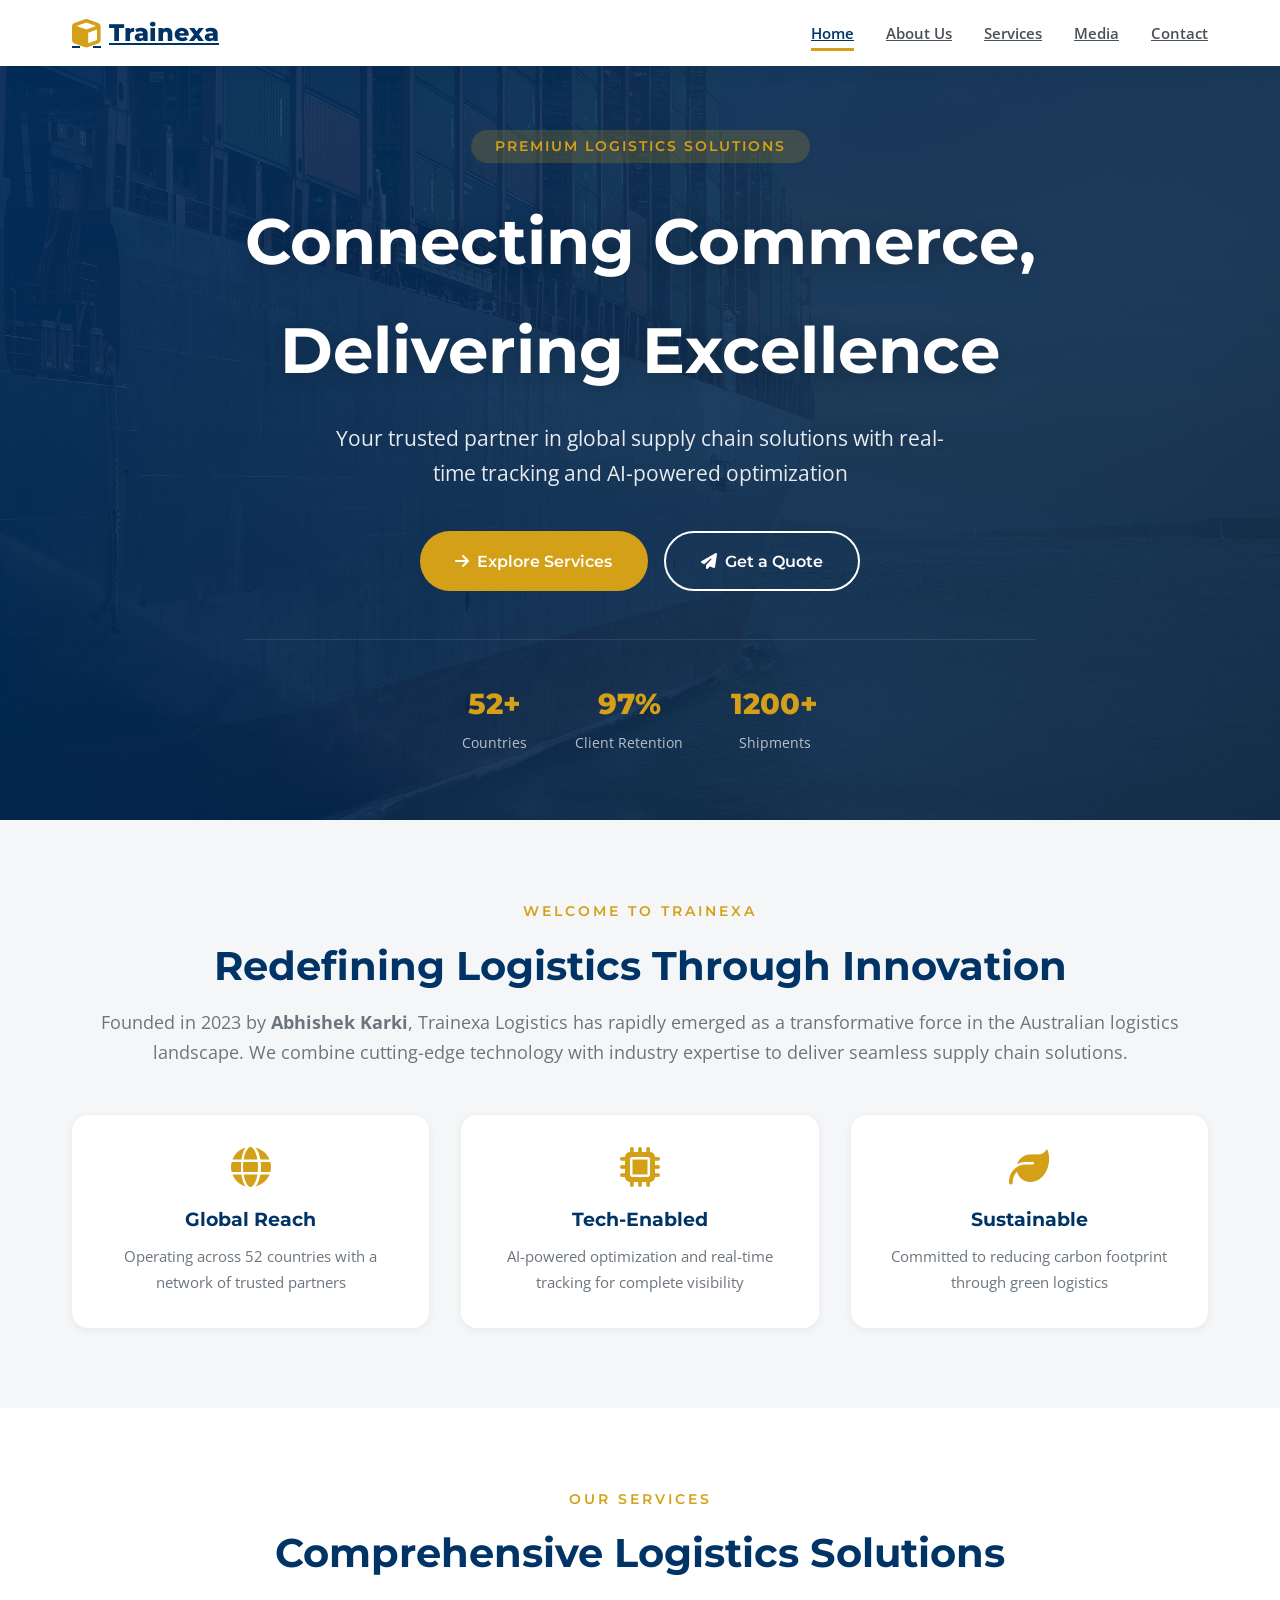
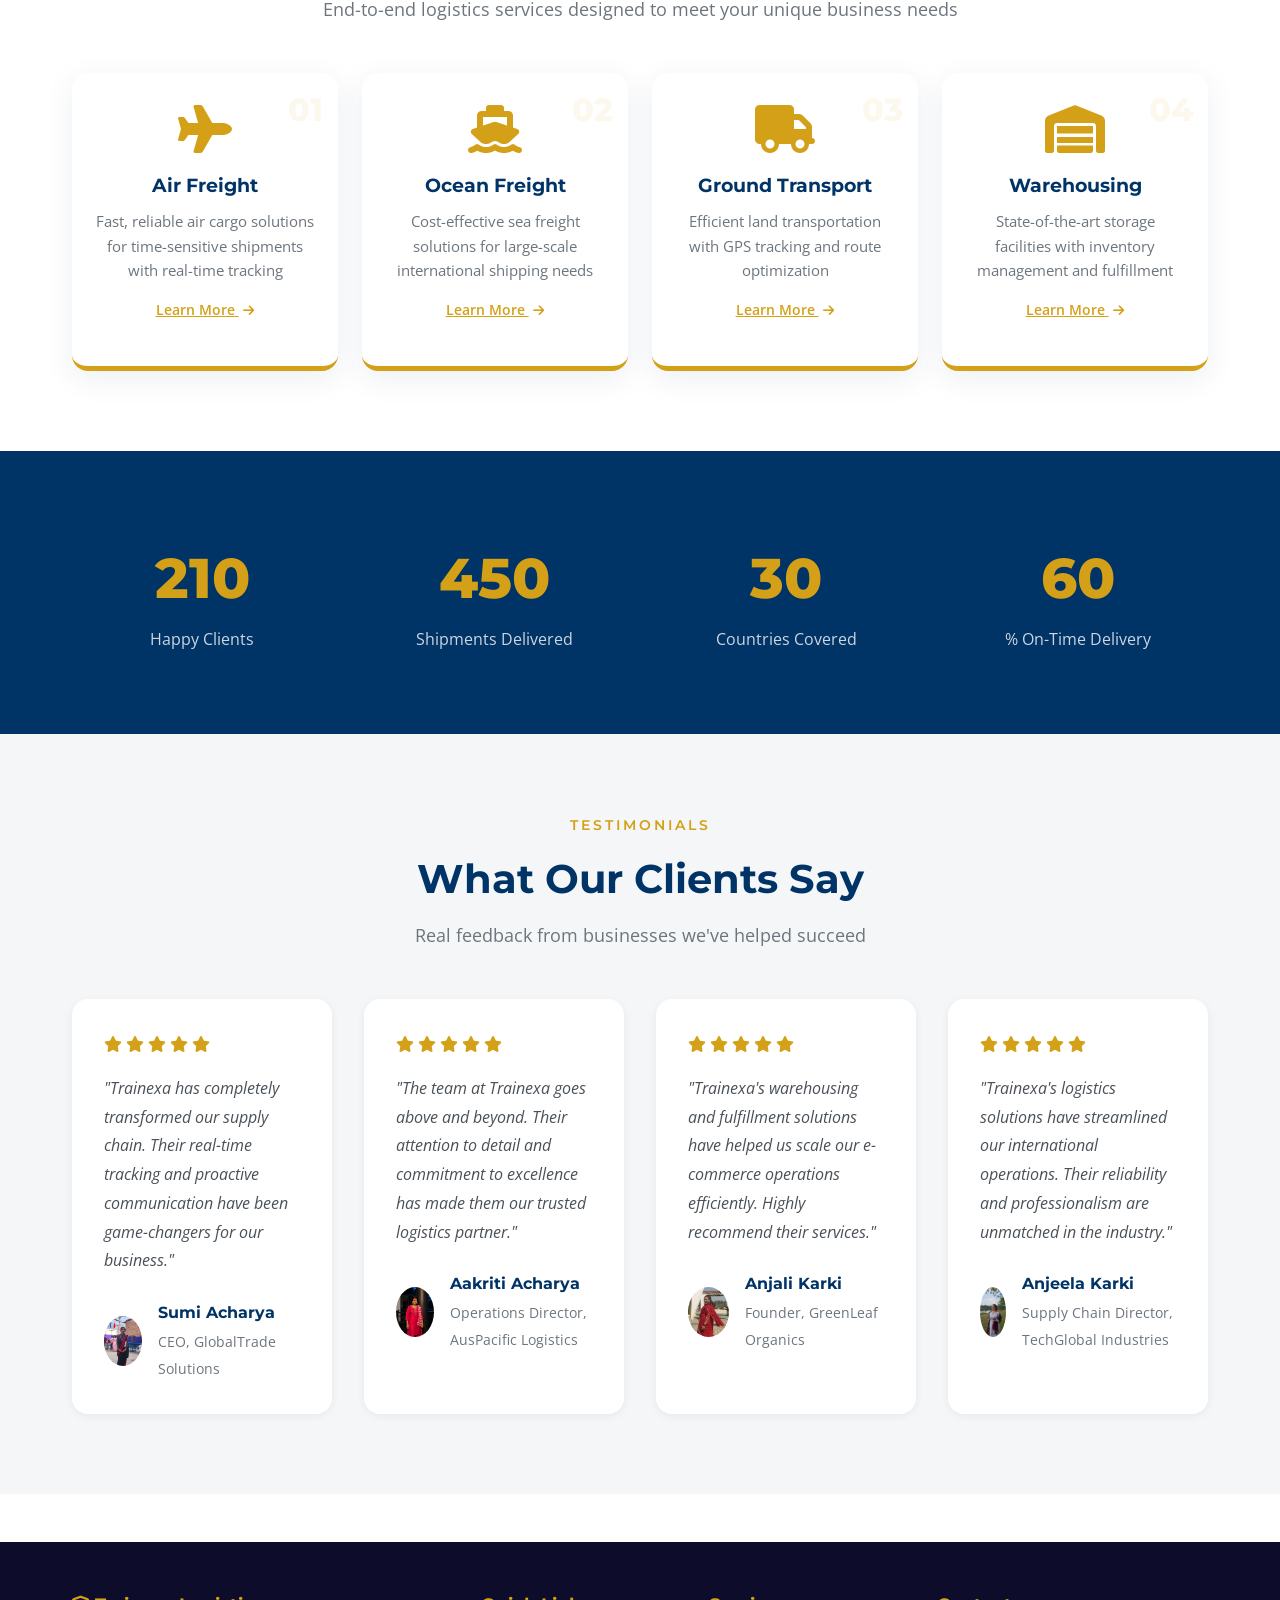
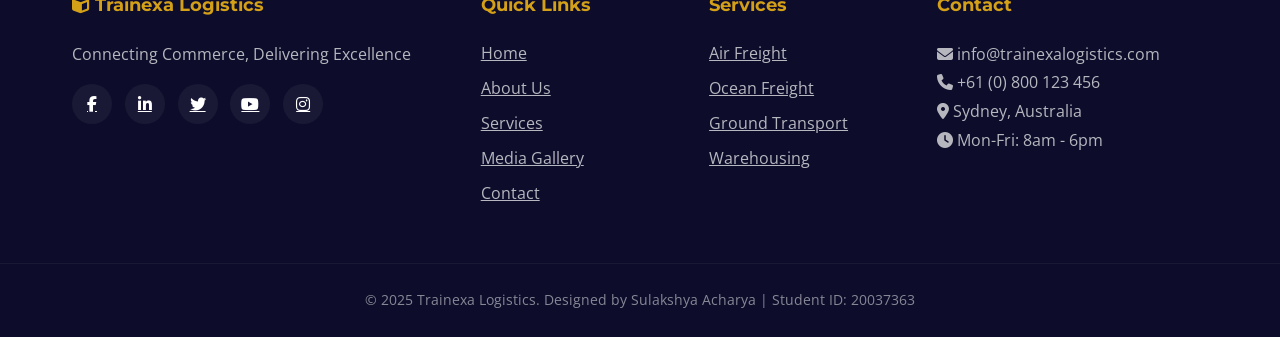
<file: index.html>
<!DOCTYPE html>
<html lang="en">
<head>
    <meta charset="UTF-8">
    <meta name="viewport" content="width=device-width, initial-scale=1.0">
    <title>Trainexa Logistics - Connecting Commerce, Delivering Excellence</title>
    <meta name="description" content="Trainexa Logistics - Premium logistics solutions in Sydney. Air freight, ocean freight, ground transportation, and warehousing services.">
    
    <!-- Google Fonts -->
    <link rel="preconnect" href="https://fonts.googleapis.com">
    <link rel="preconnect" href="https://fonts.gstatic.com" crossorigin>
    <link href="https://fonts.googleapis.com/css2?family=Montserrat:wght@400;600;700;800&family=Open+Sans:wght@300;400;600;700&display=swap" rel="stylesheet">
    
    <!-- Font Awesome Icons -->
    <link rel="stylesheet" href="https://cdnjs.cloudflare.com/ajax/libs/font-awesome/6.5.0/css/all.min.css">
    
    <!-- External CSS -->
    <link rel="stylesheet" href="css/styles.css">
</head>
<body>
    <!-- Skip Link for Accessibility -->
    <a href="#main-content" class="skip-link">Skip to main content</a>

    <!-- ==========================================
    HEADER / NAVIGATION
    ========================================== -->
    <header>
        <div class="header-container">
            <div class="logo">
                <a href="index.html">
                    <i class="fas fa-cube"></i>
                    <span>Trainexa</span>
                </a>
            </div>
            <nav aria-label="Main Navigation">
                <ul class="nav-menu">
                    <li><a href="index.html" class="active">Home</a></li>
                    <li><a href="about.html">About Us</a></li>
                    <li><a href="services.html">Services</a></li>
                    <li><a href="gallery.html">Media</a></li>
                    <li><a href="contact.html">Contact</a></li>
                </ul>
            </nav>
            <div class="hamburger">
                <span></span>
                <span></span>
                <span></span>
            </div>
        </div>
    </header>

    <!-- ==========================================
    MAIN CONTENT
    ========================================== -->
    <main id="main-content">
        
        <!-- HERO SECTION -->
        <section class="hero">
            <div class="hero-overlay"></div>
            <div class="hero-content">
                <span class="hero-badge">Premium Logistics Solutions</span>
                <h1>Connecting Commerce,<br>Delivering Excellence</h1>
                <p>Your trusted partner in global supply chain solutions with real-time tracking and AI-powered optimization</p>
                <div class="hero-buttons">
                    <a href="services.html" class="btn btn-primary">
                        <i class="fas fa-arrow-right"></i> Explore Services
                    </a>
                    <a href="contact.html" class="btn btn-secondary">
                        <i class="fas fa-paper-plane"></i> Get a Quote
                    </a>
                </div>
                <div class="hero-stats-mini">
                    <div class="mini-stat">
                        <span class="mini-stat-number">52+</span>
                        <span class="mini-stat-label">Countries</span>
                    </div>
                    <div class="mini-stat">
                        <span class="mini-stat-number">97%</span>
                        <span class="mini-stat-label">Client Retention</span>
                    </div>
                    <div class="mini-stat">
                        <span class="mini-stat-number">1200+</span>
                        <span class="mini-stat-label">Shipments</span>
                    </div>
                </div>
            </div>
        </section>

        <!-- INTRODUCTION SECTION -->
        <section class="intro-section section-padding">
            <div class="container">
                <span class="section-tag">Welcome to Trainexa</span>
                <h2 class="section-title">Redefining Logistics Through Innovation</h2>
                <p class="section-subtitle">
                    Founded in 2023 by <strong>Abhishek Karki</strong>, Trainexa Logistics has rapidly emerged as a transformative force in the Australian logistics landscape. 
                    We combine cutting-edge technology with industry expertise to deliver seamless supply chain solutions.
                </p>
                <div class="intro-features">
                    <div class="intro-feature">
                        <i class="fas fa-globe"></i>
                        <h3>Global Reach</h3>
                        <p>Operating across 52 countries with a network of trusted partners</p>
                    </div>
                    <div class="intro-feature">
                        <i class="fas fa-microchip"></i>
                        <h3>Tech-Enabled</h3>
                        <p>AI-powered optimization and real-time tracking for complete visibility</p>
                    </div>
                    <div class="intro-feature">
                        <i class="fas fa-leaf"></i>
                        <h3>Sustainable</h3>
                        <p>Committed to reducing carbon footprint through green logistics</p>
                    </div>
                </div>
            </div>
        </section>

        <!-- SERVICES PREVIEW -->
        <section class="services-preview section-padding">
            <div class="container">
                <span class="section-tag">Our Services</span>
                <h2 class="section-title">Comprehensive Logistics Solutions</h2>
                <p class="section-subtitle">End-to-end logistics services designed to meet your unique business needs</p>
                <div class="service-grid">
                    <div class="service-card">
                        <span class="card-number">01</span>
                        <i class="fas fa-plane"></i>
                        <h3>Air Freight</h3>
                        <p>Fast, reliable air cargo solutions for time-sensitive shipments with real-time tracking</p>
                        <a href="services.html#air-freight" class="learn-more">Learn More <i class="fas fa-arrow-right"></i></a>
                    </div>
                    <div class="service-card">
                        <span class="card-number">02</span>
                        <i class="fas fa-ship"></i>
                        <h3>Ocean Freight</h3>
                        <p>Cost-effective sea freight solutions for large-scale international shipping needs</p>
                        <a href="services.html#ocean-freight" class="learn-more">Learn More <i class="fas fa-arrow-right"></i></a>
                    </div>
                    <div class="service-card">
                        <span class="card-number">03</span>
                        <i class="fas fa-truck"></i>
                        <h3>Ground Transport</h3>
                        <p>Efficient land transportation with GPS tracking and route optimization</p>
                        <a href="services.html#ground-transport" class="learn-more">Learn More <i class="fas fa-arrow-right"></i></a>
                    </div>
                    <div class="service-card">
                        <span class="card-number">04</span>
                        <i class="fas fa-warehouse"></i>
                        <h3>Warehousing</h3>
                        <p>State-of-the-art storage facilities with inventory management and fulfillment</p>
                        <a href="services.html#warehousing" class="learn-more">Learn More <i class="fas fa-arrow-right"></i></a>
                    </div>
                </div>
            </div>
        </section>

        <!-- STATISTICS SECTION -->
        <section class="stats-section">
            <div class="container">
                <h2 class="visually-hidden">Trainexa Logistics Achievements</h2>
                <div class="stats-grid">
                    <div class="stat-item">
                        <span class="stat-number" data-target="500">0</span>
                        <span class="stat-label">Happy Clients</span>
                    </div>
                    <div class="stat-item">
                        <span class="stat-number" data-target="1200">0</span>
                        <span class="stat-label">Shipments Delivered</span>
                    </div>
                    <div class="stat-item">
                        <span class="stat-number" data-target="52">0</span>
                        <span class="stat-label">Countries Covered</span>
                    </div>
                    <div class="stat-item">
                        <span class="stat-number" data-target="97">0</span>
                        <span class="stat-label">% On-Time Delivery</span>
                    </div>
                </div>
            </div>
        </section>

        <!-- TESTIMONIALS - UPDATED WITH YOUR CLIENT NAMES -->
        <section class="testimonials-section section-padding">
            <div class="container">
                <span class="section-tag">Testimonials</span>
                <h2 class="section-title">What Our Clients Say</h2>
                <p class="section-subtitle">Real feedback from businesses we've helped succeed</p>
                <div class="testimonials-grid">
                    <!-- Testimonial 1: Sumi Acharya -->
                    <div class="testimonial-card">
                        <div class="testimonial-stars">
                            <i class="fas fa-star"></i>
                            <i class="fas fa-star"></i>
                            <i class="fas fa-star"></i>
                            <i class="fas fa-star"></i>
                            <i class="fas fa-star"></i>
                        </div>
                        <p class="testimonial-text">
                            "Trainexa has completely transformed our supply chain. Their real-time tracking and proactive communication have been game-changers for our business."
                        </p>
                        <div class="testimonial-author">
                            <img src="images/testimonial1.jpg" alt="Sumi Acharya, CEO of GlobalTrade Solutions" loading="lazy">
                            <div>
                                <h4>Sumi Acharya</h4>
                                <span>CEO, GlobalTrade Solutions</span>
                            </div>
                        </div>
                    </div>
                    
                    <!-- Testimonial 2: Aakriti Acharya -->
                    <div class="testimonial-card">
                        <div class="testimonial-stars">
                            <i class="fas fa-star"></i>
                            <i class="fas fa-star"></i>
                            <i class="fas fa-star"></i>
                            <i class="fas fa-star"></i>
                            <i class="fas fa-star"></i>
                        </div>
                        <p class="testimonial-text">
                            "The team at Trainexa goes above and beyond. Their attention to detail and commitment to excellence has made them our trusted logistics partner."
                        </p>
                        <div class="testimonial-author">
                            <img src="images/testimonial2.jpg" alt="Aakriti Acharya, Operations Director of AusPacific Logistics" loading="lazy">
                            <div>
                                <h4>Aakriti Acharya</h4>
                                <span>Operations Director, AusPacific Logistics</span>
                            </div>
                        </div>
                    </div>
                    
                    <!-- Testimonial 3: Anjali Karki -->
                    <div class="testimonial-card">
                        <div class="testimonial-stars">
                            <i class="fas fa-star"></i>
                            <i class="fas fa-star"></i>
                            <i class="fas fa-star"></i>
                            <i class="fas fa-star"></i>
                            <i class="fas fa-star"></i>
                        </div>
                        <p class="testimonial-text">
                            "Trainexa's warehousing and fulfillment solutions have helped us scale our e-commerce operations efficiently. Highly recommend their services."
                        </p>
                        <div class="testimonial-author">
                            <img src="images/testimonial3.jpg" alt="Anjali Karki, Founder of GreenLeaf Organics" loading="lazy">
                            <div>
                                <h4>Anjali Karki</h4>
                                <span>Founder, GreenLeaf Organics</span>
                            </div>
                        </div>
                    </div>

                    <!-- Testimonial 4: Anjeela Karki -->
                    <div class="testimonial-card">
                        <div class="testimonial-stars">
                            <i class="fas fa-star"></i>
                            <i class="fas fa-star"></i>
                            <i class="fas fa-star"></i>
                            <i class="fas fa-star"></i>
                            <i class="fas fa-star"></i>
                        </div>
                        <p class="testimonial-text">
                            "Trainexa's logistics solutions have streamlined our international operations. Their reliability and professionalism are unmatched in the industry."
                        </p>
                        <div class="testimonial-author">
                            <img src="images/testimonial4.jpg" alt="Anjeela Karki, Supply Chain Director of TechGlobal Industries" loading="lazy">
                            <div>
                                <h4>Anjeela Karki</h4>
                                <span>Supply Chain Director, TechGlobal Industries</span>
                            </div>
                        </div>
                    </div>
                </div>
            </div>
        </section>
    </main>

    <!-- ==========================================
    FOOTER
    ========================================== -->
    <footer>
        <div class="footer-container">
            <div class="footer-section">
                <h4><i class="fas fa-cube"></i> Trainexa Logistics</h4>
                <p>Connecting Commerce, Delivering Excellence</p>
                <div class="social-links">
                    <a href="#" aria-label="Facebook"><i class="fab fa-facebook-f"></i></a>
                    <a href="#" aria-label="LinkedIn"><i class="fab fa-linkedin-in"></i></a>
                    <a href="#" aria-label="Twitter"><i class="fab fa-twitter"></i></a>
                    <a href="#" aria-label="YouTube"><i class="fab fa-youtube"></i></a>
                    <a href="#" aria-label="Instagram"><i class="fab fa-instagram"></i></a>
                </div>
            </div>
            <div class="footer-section">
                <h4>Quick Links</h4>
                <ul>
                    <li><a href="index.html">Home</a></li>
                    <li><a href="about.html">About Us</a></li>
                    <li><a href="services.html">Services</a></li>
                    <li><a href="gallery.html">Media Gallery</a></li>
                    <li><a href="contact.html">Contact</a></li>
                </ul>
            </div>
            <div class="footer-section">
                <h4>Services</h4>
                <ul>
                    <li><a href="services.html#air-freight">Air Freight</a></li>
                    <li><a href="services.html#ocean-freight">Ocean Freight</a></li>
                    <li><a href="services.html#ground-transport">Ground Transport</a></li>
                    <li><a href="services.html#warehousing">Warehousing</a></li>
                </ul>
            </div>
            <div class="footer-section">
                <h4>Contact</h4>
                <p><i class="fas fa-envelope"></i> info@trainexalogistics.com</p>
                <p><i class="fas fa-phone"></i> +61 (0) 800 123 456</p>
                <p><i class="fas fa-location-dot"></i> Sydney, Australia</p>
                <p><i class="fas fa-clock"></i> Mon-Fri: 8am - 6pm</p>
            </div>
        </div>
        <div class="footer-bottom">
            <p>&copy; 2025 Trainexa Logistics. Designed by Sulakshya Acharya | Student ID: 20037363</p>
        </div>
    </footer>

    <script src="js/script.js"></script>
</body>
</html>
</file>
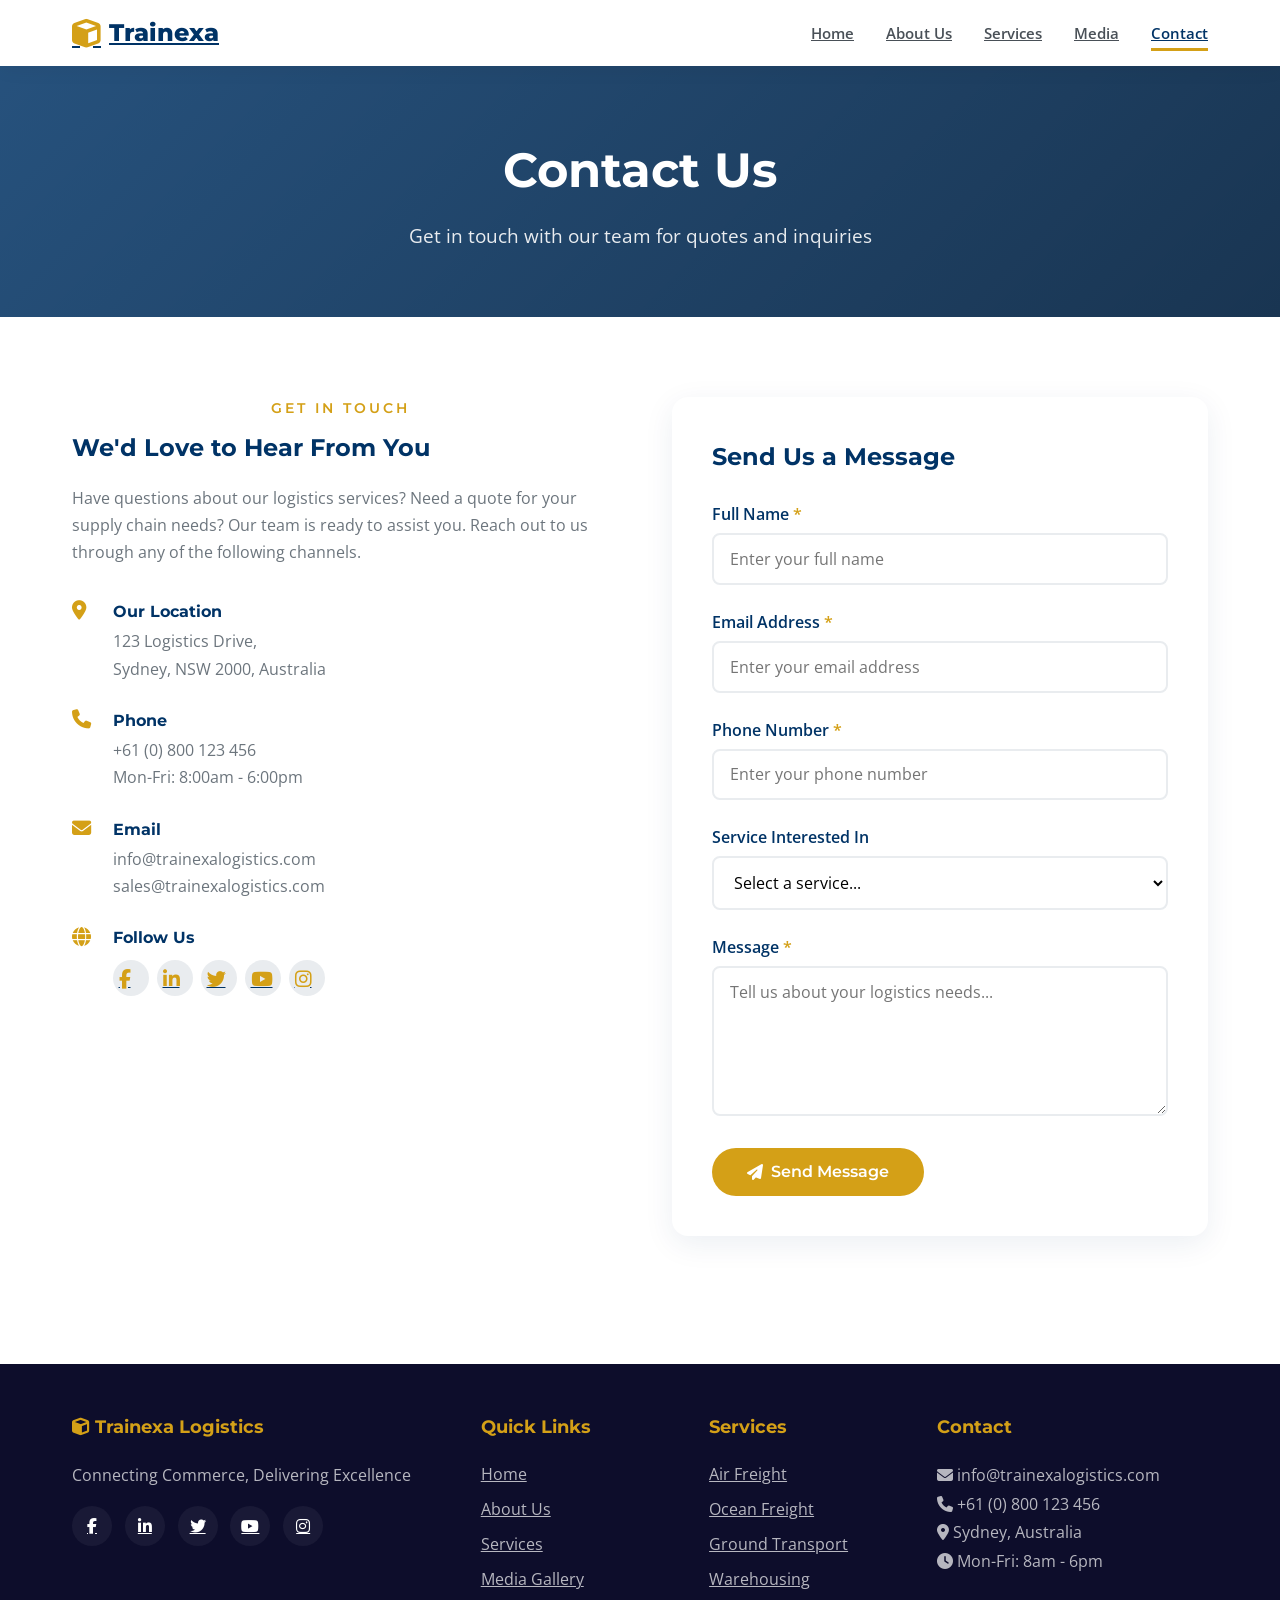
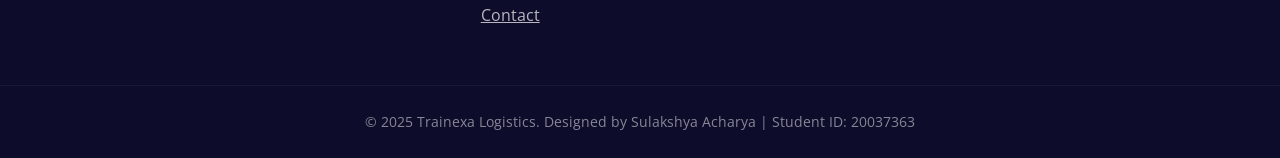
<file: contact.html>
<!DOCTYPE html>
<html lang="en">
<head>
    <meta charset="UTF-8">
    <meta name="viewport" content="width=device-width, initial-scale=1.0">
    <title>Contact Us - Trainexa Logistics</title>
    <meta name="description" content="Get in touch with Trainexa Logistics. Contact us for quotes, inquiries, and logistics solutions.">
    
    <link rel="preconnect" href="https://fonts.googleapis.com">
    <link rel="preconnect" href="https://fonts.gstatic.com" crossorigin>
    <link href="https://fonts.googleapis.com/css2?family=Montserrat:wght@400;600;700;800&family=Open+Sans:wght@300;400;600;700&display=swap" rel="stylesheet">
    <link rel="stylesheet" href="https://cdnjs.cloudflare.com/ajax/libs/font-awesome/6.5.0/css/all.min.css">
    <link rel="stylesheet" href="css/styles.css">
</head>
<body>
    <a href="#main-content" class="skip-link">Skip to main content</a>

    <header>
        <div class="header-container">
            <div class="logo">
                <a href="index.html">
                    <i class="fas fa-cube"></i>
                    <span>Trainexa</span>
                </a>
            </div>
            <nav aria-label="Main Navigation">
                <ul class="nav-menu">
                    <li><a href="index.html">Home</a></li>
                    <li><a href="about.html">About Us</a></li>
                    <li><a href="services.html">Services</a></li>
                    <li><a href="gallery.html">Media</a></li>
                    <li><a href="contact.html" class="active">Contact</a></li>
                </ul>
            </nav>
            <div class="hamburger">
                <span></span>
                <span></span>
                <span></span>
            </div>
        </div>
    </header>

    <main id="main-content">
        <section class="page-hero">
            <div class="page-hero-overlay"></div>
            <div class="container">
                <h1>Contact Us</h1>
                <p>Get in touch with our team for quotes and inquiries</p>
            </div>
        </section>

        <section class="contact-section section-padding">
            <div class="container">
                <div class="contact-container">
                    <!-- Contact Information -->
                    <div class="contact-info">
                        <span class="section-tag">Get in Touch</span>
                        <h2>We'd Love to Hear From You</h2>
                        <p>
                            Have questions about our logistics services? Need a quote for your supply chain needs? 
                            Our team is ready to assist you. Reach out to us through any of the following channels.
                        </p>
                        
                        <div class="contact-details">
                            <div class="contact-detail">
                                <i class="fas fa-map-marker-alt"></i>
                                <div>
                                    <h4>Our Location</h4>
                                    <p>123 Logistics Drive,<br>Sydney, NSW 2000, Australia</p>
                                </div>
                            </div>
                            <div class="contact-detail">
                                <i class="fas fa-phone"></i>
                                <div>
                                    <h4>Phone</h4>
                                    <p>+61 (0) 800 123 456</p>
                                    <p>Mon-Fri: 8:00am - 6:00pm</p>
                                </div>
                            </div>
                            <div class="contact-detail">
                                <i class="fas fa-envelope"></i>
                                <div>
                                    <h4>Email</h4>
                                    <p>info@trainexalogistics.com</p>
                                    <p>sales@trainexalogistics.com</p>
                                </div>
                            </div>
                            <div class="contact-detail">
                                <i class="fas fa-globe"></i>
                                <div>
                                    <h4>Follow Us</h4>
                                    <div class="social-links-small">
                                        <a href="#" aria-label="Facebook"><i class="fab fa-facebook-f"></i></a>
                                        <a href="#" aria-label="LinkedIn"><i class="fab fa-linkedin-in"></i></a>
                                        <a href="#" aria-label="Twitter"><i class="fab fa-twitter"></i></a>
                                        <a href="#" aria-label="YouTube"><i class="fab fa-youtube"></i></a>
                                        <a href="#" aria-label="Instagram"><i class="fab fa-instagram"></i></a>
                                    </div>
                                </div>
                            </div>
                        </div>
                    </div>

                    <!-- Contact Form -->
                    <div class="contact-form">
                        <h3>Send Us a Message</h3>
                        <form id="contactForm" novalidate>
                            <div class="form-group">
                                <label for="name">Full Name <span class="required">*</span></label>
                                <input type="text" id="name" name="name" placeholder="Enter your full name" required>
                                <span id="name-error" class="error-message"></span>
                            </div>
                            
                            <div class="form-group">
                                <label for="email">Email Address <span class="required">*</span></label>
                                <input type="email" id="email" name="email" placeholder="Enter your email address" required>
                                <span id="email-error" class="error-message"></span>
                            </div>
                            
                            <div class="form-group">
                                <label for="phone">Phone Number <span class="required">*</span></label>
                                <input type="tel" id="phone" name="phone" placeholder="Enter your phone number" required>
                                <span id="phone-error" class="error-message"></span>
                            </div>
                            
                            <div class="form-group">
                                <label for="service">Service Interested In</label>
                                <select id="service" name="service">
                                    <option value="">Select a service...</option>
                                    <option value="air-freight">Air Freight</option>
                                    <option value="ocean-freight">Ocean Freight</option>
                                    <option value="ground-transport">Ground Transport</option>
                                    <option value="warehousing">Warehousing &amp; Fulfillment</option>
                                    <option value="other">Other</option>
                                </select>
                                <span id="service-error" class="error-message"></span>
                            </div>
                            
                            <div class="form-group">
                                <label for="message">Message <span class="required">*</span></label>
                                <textarea id="message" name="message" placeholder="Tell us about your logistics needs..." required></textarea>
                                <span id="message-error" class="error-message"></span>
                            </div>
                            
                            <button type="submit" class="btn btn-primary">
                                <i class="fas fa-paper-plane"></i> Send Message
                            </button>
                        </form>
                        
                        <div id="success-message" class="success-message">
                            <i class="fas fa-check-circle"></i>
                            <strong>Thank You!</strong>
                            Your message has been sent successfully. Our Trainexa team will respond within 24 hours.
                        </div>
                    </div>
                </div>
            </div>
        </section>
    </main>

    <footer>
        <div class="footer-container">
            <div class="footer-section">
                <h4><i class="fas fa-cube"></i> Trainexa Logistics</h4>
                <p>Connecting Commerce, Delivering Excellence</p>
                <div class="social-links">
                    <a href="#" aria-label="Facebook"><i class="fab fa-facebook-f"></i></a>
                    <a href="#" aria-label="LinkedIn"><i class="fab fa-linkedin-in"></i></a>
                    <a href="#" aria-label="Twitter"><i class="fab fa-twitter"></i></a>
                    <a href="#" aria-label="YouTube"><i class="fab fa-youtube"></i></a>
                    <a href="#" aria-label="Instagram"><i class="fab fa-instagram"></i></a>
                </div>
            </div>
            <div class="footer-section">
                <h4>Quick Links</h4>
                <ul>
                    <li><a href="index.html">Home</a></li>
                    <li><a href="about.html">About Us</a></li>
                    <li><a href="services.html">Services</a></li>
                    <li><a href="gallery.html">Media Gallery</a></li>
                    <li><a href="contact.html">Contact</a></li>
                </ul>
            </div>
            <div class="footer-section">
                <h4>Services</h4>
                <ul>
                    <li><a href="services.html#air-freight">Air Freight</a></li>
                    <li><a href="services.html#ocean-freight">Ocean Freight</a></li>
                    <li><a href="services.html#ground-transport">Ground Transport</a></li>
                    <li><a href="services.html#warehousing">Warehousing</a></li>
                </ul>
            </div>
            <div class="footer-section">
                <h4>Contact</h4>
                <p><i class="fas fa-envelope"></i> info@trainexalogistics.com</p>
                <p><i class="fas fa-phone"></i> +61 (0) 800 123 456</p>
                <p><i class="fas fa-location-dot"></i> Sydney, Australia</p>
                <p><i class="fas fa-clock"></i> Mon-Fri: 8am - 6pm</p>
            </div>
        </div>
        <div class="footer-bottom">
            <p>&copy; 2025 Trainexa Logistics. Designed by Sulakshya Acharya | Student ID: 20037363</p>
        </div>
    </footer>

    <script src="js/script.js"></script>
</body>
</html>
</file>
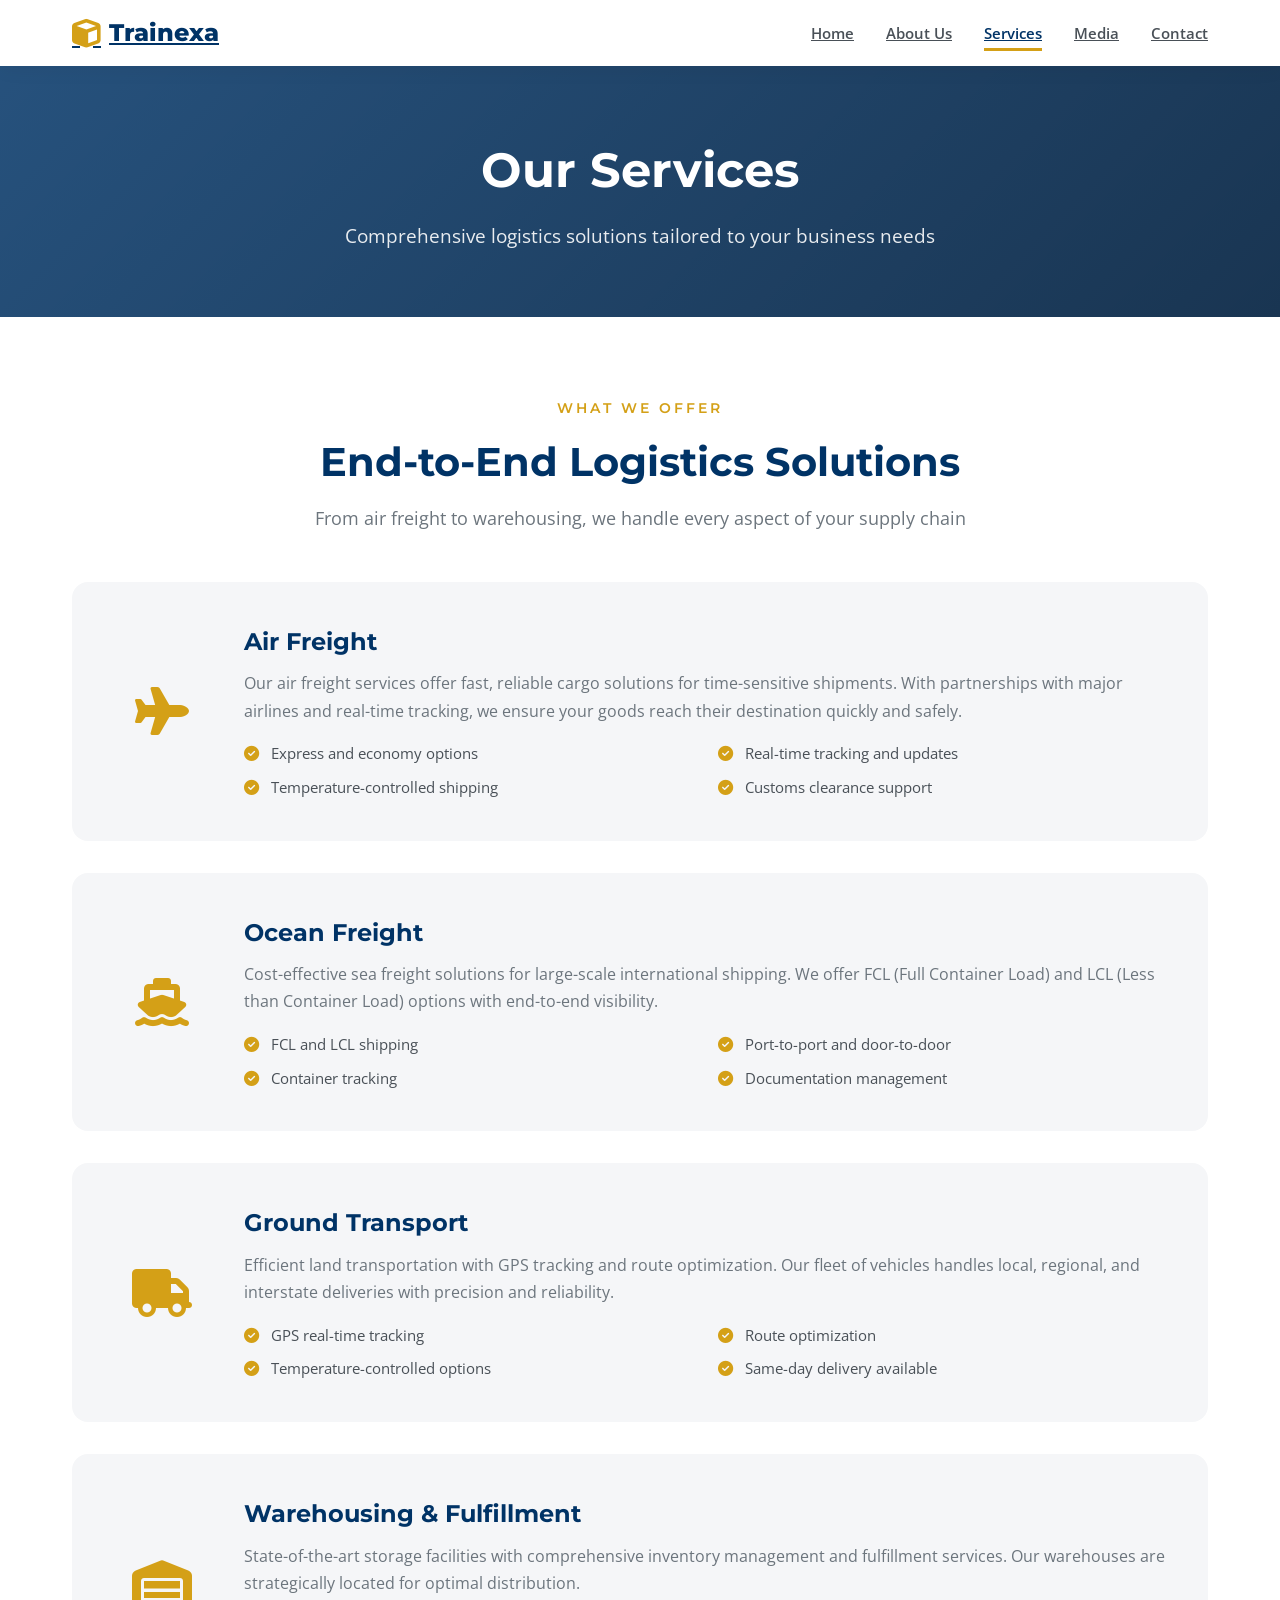
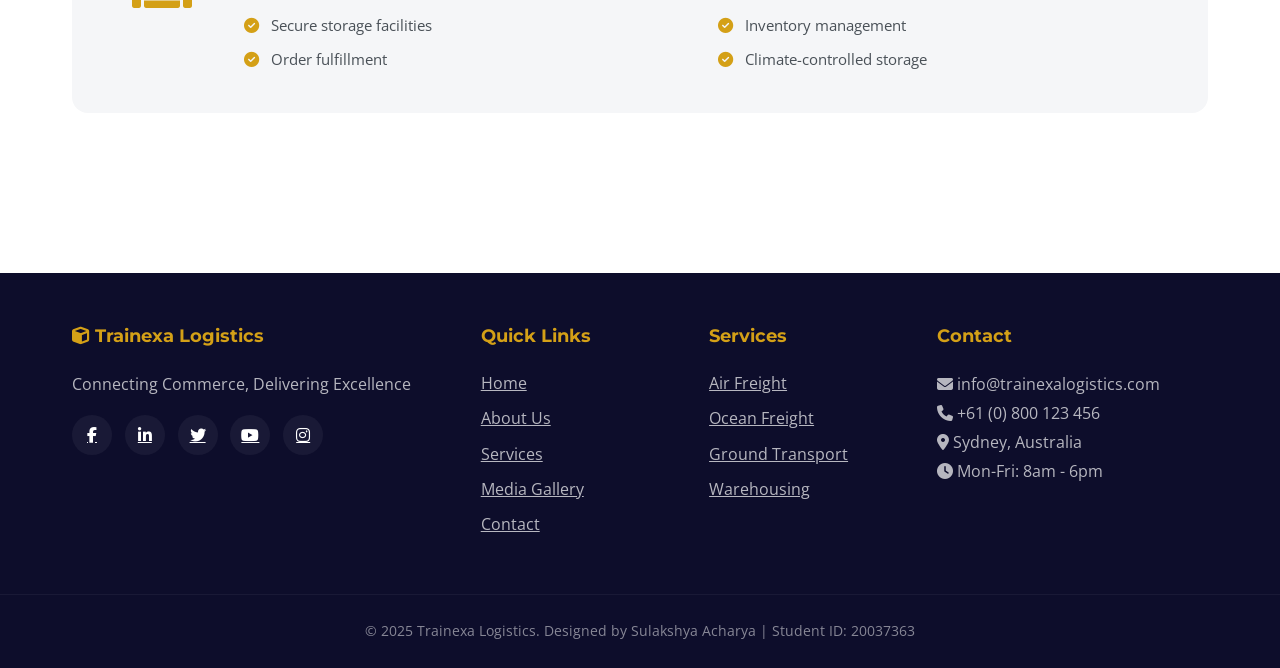
<file: services.html>
<!DOCTYPE html>
<html lang="en">
<head>
    <meta charset="UTF-8">
    <meta name="viewport" content="width=device-width, initial-scale=1.0">
    <title>Our Services - Trainexa Logistics</title>
    <meta name="description" content="Trainexa Logistics offers air freight, ocean freight, ground transport, and warehousing services across 52 countries.">
    
    <link rel="preconnect" href="https://fonts.googleapis.com">
    <link rel="preconnect" href="https://fonts.gstatic.com" crossorigin>
    <link href="https://fonts.googleapis.com/css2?family=Montserrat:wght@400;600;700;800&family=Open+Sans:wght@300;400;600;700&display=swap" rel="stylesheet">
    <link rel="stylesheet" href="https://cdnjs.cloudflare.com/ajax/libs/font-awesome/6.5.0/css/all.min.css">
    <link rel="stylesheet" href="css/styles.css">
</head>
<body>
    <a href="#main-content" class="skip-link">Skip to main content</a>

    <header>
        <div class="header-container">
            <div class="logo">
                <a href="index.html">
                    <i class="fas fa-cube"></i>
                    <span>Trainexa</span>
                </a>
            </div>
            <nav aria-label="Main Navigation">
                <ul class="nav-menu">
                    <li><a href="index.html">Home</a></li>
                    <li><a href="about.html">About Us</a></li>
                    <li><a href="services.html" class="active">Services</a></li>
                    <li><a href="gallery.html">Media</a></li>
                    <li><a href="contact.html">Contact</a></li>
                </ul>
            </nav>
            <div class="hamburger">
                <span></span>
                <span></span>
                <span></span>
            </div>
        </div>
    </header>

    <main id="main-content">
        <section class="page-hero">
            <div class="page-hero-overlay"></div>
            <div class="container">
                <h1>Our Services</h1>
                <p>Comprehensive logistics solutions tailored to your business needs</p>
            </div>
        </section>

        <section class="services-detail section-padding">
            <div class="container">
                <span class="section-tag">What We Offer</span>
                <h2 class="section-title">End-to-End Logistics Solutions</h2>
                <p class="section-subtitle">From air freight to warehousing, we handle every aspect of your supply chain</p>

                <!-- Air Freight -->
                <div class="service-detail" id="air-freight">
                    <div class="service-detail-icon">
                        <i class="fas fa-plane"></i>
                    </div>
                    <div class="service-detail-content">
                        <h3>Air Freight</h3>
                        <p>
                            Our air freight services offer fast, reliable cargo solutions for time-sensitive shipments. 
                            With partnerships with major airlines and real-time tracking, we ensure your goods reach 
                            their destination quickly and safely.
                        </p>
                        <ul class="service-features">
                            <li><i class="fas fa-check-circle"></i> Express and economy options</li>
                            <li><i class="fas fa-check-circle"></i> Real-time tracking and updates</li>
                            <li><i class="fas fa-check-circle"></i> Temperature-controlled shipping</li>
                            <li><i class="fas fa-check-circle"></i> Customs clearance support</li>
                        </ul>
                    </div>
                </div>

                <!-- Ocean Freight -->
                <div class="service-detail" id="ocean-freight">
                    <div class="service-detail-icon">
                        <i class="fas fa-ship"></i>
                    </div>
                    <div class="service-detail-content">
                        <h3>Ocean Freight</h3>
                        <p>
                            Cost-effective sea freight solutions for large-scale international shipping. 
                            We offer FCL (Full Container Load) and LCL (Less than Container Load) options 
                            with end-to-end visibility.
                        </p>
                        <ul class="service-features">
                            <li><i class="fas fa-check-circle"></i> FCL and LCL shipping</li>
                            <li><i class="fas fa-check-circle"></i> Port-to-port and door-to-door</li>
                            <li><i class="fas fa-check-circle"></i> Container tracking</li>
                            <li><i class="fas fa-check-circle"></i> Documentation management</li>
                        </ul>
                    </div>
                </div>

                <!-- Ground Transport -->
                <div class="service-detail" id="ground-transport">
                    <div class="service-detail-icon">
                        <i class="fas fa-truck"></i>
                    </div>
                    <div class="service-detail-content">
                        <h3>Ground Transport</h3>
                        <p>
                            Efficient land transportation with GPS tracking and route optimization. 
                            Our fleet of vehicles handles local, regional, and interstate deliveries 
                            with precision and reliability.
                        </p>
                        <ul class="service-features">
                            <li><i class="fas fa-check-circle"></i> GPS real-time tracking</li>
                            <li><i class="fas fa-check-circle"></i> Route optimization</li>
                            <li><i class="fas fa-check-circle"></i> Temperature-controlled options</li>
                            <li><i class="fas fa-check-circle"></i> Same-day delivery available</li>
                        </ul>
                    </div>
                </div>

                <!-- Warehousing -->
                <div class="service-detail" id="warehousing">
                    <div class="service-detail-icon">
                        <i class="fas fa-warehouse"></i>
                    </div>
                    <div class="service-detail-content">
                        <h3>Warehousing &amp; Fulfillment</h3>
                        <p>
                            State-of-the-art storage facilities with comprehensive inventory management 
                            and fulfillment services. Our warehouses are strategically located for 
                            optimal distribution.
                        </p>
                        <ul class="service-features">
                            <li><i class="fas fa-check-circle"></i> Secure storage facilities</li>
                            <li><i class="fas fa-check-circle"></i> Inventory management</li>
                            <li><i class="fas fa-check-circle"></i> Order fulfillment</li>
                            <li><i class="fas fa-check-circle"></i> Climate-controlled storage</li>
                        </ul>
                    </div>
                </div>
            </div>
        </section>
    </main>

    <footer>
        <div class="footer-container">
            <div class="footer-section">
                <h4><i class="fas fa-cube"></i> Trainexa Logistics</h4>
                <p>Connecting Commerce, Delivering Excellence</p>
                <div class="social-links">
                    <a href="#" aria-label="Facebook"><i class="fab fa-facebook-f"></i></a>
                    <a href="#" aria-label="LinkedIn"><i class="fab fa-linkedin-in"></i></a>
                    <a href="#" aria-label="Twitter"><i class="fab fa-twitter"></i></a>
                    <a href="#" aria-label="YouTube"><i class="fab fa-youtube"></i></a>
                    <a href="#" aria-label="Instagram"><i class="fab fa-instagram"></i></a>
                </div>
            </div>
            <div class="footer-section">
                <h4>Quick Links</h4>
                <ul>
                    <li><a href="index.html">Home</a></li>
                    <li><a href="about.html">About Us</a></li>
                    <li><a href="services.html">Services</a></li>
                    <li><a href="gallery.html">Media Gallery</a></li>
                    <li><a href="contact.html">Contact</a></li>
                </ul>
            </div>
            <div class="footer-section">
                <h4>Services</h4>
                <ul>
                    <li><a href="services.html#air-freight">Air Freight</a></li>
                    <li><a href="services.html#ocean-freight">Ocean Freight</a></li>
                    <li><a href="services.html#ground-transport">Ground Transport</a></li>
                    <li><a href="services.html#warehousing">Warehousing</a></li>
                </ul>
            </div>
            <div class="footer-section">
                <h4>Contact</h4>
                <p><i class="fas fa-envelope"></i> info@trainexalogistics.com</p>
                <p><i class="fas fa-phone"></i> +61 (0) 800 123 456</p>
                <p><i class="fas fa-location-dot"></i> Sydney, Australia</p>
                <p><i class="fas fa-clock"></i> Mon-Fri: 8am - 6pm</p>
            </div>
        </div>
        <div class="footer-bottom">
            <p>&copy; 2025 Trainexa Logistics. Designed by Sulakshya Acharya | Student ID: 20037363</p>
        </div>
    </footer>

    <script src="js/script.js"></script>
</body>
</html>
</file>
<file: css/styles.css>
/* ============================================
   TRAINEXA LOGISTICS - MASTER STYLESHEET
   Student: Sulakshya Acharya | ID: 20037363
   ============================================ */

* {
    margin: 0;
    padding: 0;
    box-sizing: border-box;
}

body {
    font-family: 'Open Sans', sans-serif;
    color: #333;
    line-height: 1.7;
}

h1, h2, h3, h4, h5, h6 {
    font-family: 'Montserrat', sans-serif;
    font-weight: 700;
    color: #003366;
}

.container {
    max-width: 1200px;
    margin: 0 auto;
    padding: 0 2rem;
}

.section-padding {
    padding: 5rem 0;
}

.section-title {
    font-size: 2.5rem;
    text-align: center;
    margin-bottom: 0.5rem;
    color: #003366;
}

.section-subtitle {
    text-align: center;
    color: #6C757D;
    font-size: 1.1rem;
    margin-bottom: 3rem;
}

.section-tag {
    display: block;
    text-align: center;
    font-family: 'Montserrat', sans-serif;
    font-weight: 600;
    font-size: 0.85rem;
    text-transform: uppercase;
    letter-spacing: 3px;
    color: #D4A017;
    margin-bottom: 0.5rem;
}

.visually-hidden {
    position: absolute;
    width: 1px;
    height: 1px;
    padding: 0;
    margin: -1px;
    overflow: hidden;
    clip: rect(0, 0, 0, 0);
    border: 0;
}

/* Skip Link */
.skip-link {
    position: absolute;
    top: -100%;
    left: 50%;
    transform: translateX(-50%);
    background: #D4A017;
    color: #fff;
    padding: 0.8rem 1.5rem;
    border-radius: 8px;
    z-index: 9999;
    font-weight: 600;
}

.skip-link:focus {
    top: 1rem;
}

/* Buttons */
.btn {
    display: inline-flex;
    align-items: center;
    gap: 0.5rem;
    padding: 0.9rem 2.2rem;
    border-radius: 9999px;
    font-family: 'Montserrat', sans-serif;
    font-weight: 600;
    font-size: 1rem;
    cursor: pointer;
    transition: all 0.3s ease;
    border: none;
    text-decoration: none;
}

.btn-primary {
    background: #D4A017;
    color: #fff;
}

.btn-primary:hover {
    background: #B8890C;
    transform: translateY(-3px);
}

.btn-secondary {
    background: transparent;
    color: #fff;
    border: 2px solid #fff;
}

.btn-secondary:hover {
    background: #fff;
    color: #003366;
    transform: translateY(-3px);
}

/* Header */
header {
    background: #fff;
    padding: 0.8rem 0;
    position: sticky;
    top: 0;
    z-index: 100;
    box-shadow: 0 2px 20px rgba(0, 0, 0, 0.06);
}

.header-container {
    max-width: 1200px;
    margin: 0 auto;
    padding: 0 2rem;
    display: flex;
    justify-content: space-between;
    align-items: center;
}

.logo a {
    display: flex;
    align-items: center;
    gap: 0.5rem;
    font-family: 'Montserrat', sans-serif;
    font-size: 1.5rem;
    font-weight: 800;
    color: #003366;
}

.logo i {
    color: #D4A017;
    font-size: 1.8rem;
}

.nav-menu {
    display: flex;
    list-style: none;
    gap: 2rem;
}

.nav-menu li a {
    color: #495057;
    font-weight: 600;
    font-size: 0.95rem;
    padding: 0.5rem 0;
    position: relative;
}

.nav-menu li a::after {
    content: '';
    position: absolute;
    bottom: 0;
    left: 0;
    width: 0;
    height: 3px;
    background: #D4A017;
    transition: width 0.3s ease;
}

.nav-menu li a:hover::after,
.nav-menu li a.active::after {
    width: 100%;
}

.nav-menu li a:hover,
.nav-menu li a.active {
    color: #003366;
}

/* Hamburger Menu */
.hamburger {
    display: none;
    flex-direction: column;
    cursor: pointer;
    gap: 5px;
}

.hamburger span {
    width: 25px;
    height: 3px;
    background: #003366;
    transition: all 0.3s ease;
    border-radius: 3px;
}

.hamburger.active span:nth-child(1) {
    transform: rotate(45deg) translate(5px, 5px);
}

.hamburger.active span:nth-child(2) {
    opacity: 0;
}

.hamburger.active span:nth-child(3) {
    transform: rotate(-45deg) translate(5px, -5px);
}

/* Hero Section */
.hero {
    position: relative;
    min-height: 80vh;
    display: flex;
    align-items: center;
    justify-content: center;
    text-align: center;
    color: #fff;
    padding: 4rem 2rem;
    overflow: hidden;
    background-image: url('../images/hero-bg.jpg');
    background-size: cover;
    background-position: center;
}

.hero-overlay {
    position: absolute;
    top: 0;
    left: 0;
    right: 0;
    bottom: 0;
    background: linear-gradient(135deg, rgba(0, 51, 102, 0.85), rgba(0, 31, 63, 0.90));
    z-index: 1;
}

.hero-content {
    position: relative;
    z-index: 2;
    max-width: 900px;
}

.hero-badge {
    display: inline-block;
    background: rgba(212, 160, 23, 0.2);
    color: #D4A017;
    padding: 0.3rem 1.5rem;
    border-radius: 9999px;
    font-family: 'Montserrat', sans-serif;
    font-weight: 600;
    font-size: 0.85rem;
    text-transform: uppercase;
    letter-spacing: 2px;
    margin-bottom: 1.5rem;
}

.hero-content h1 {
    font-size: 4rem;
    color: #fff;
    margin-bottom: 1rem;
    text-shadow: 0 4px 20px rgba(0, 0, 0, 0.2);
}

.hero-content p {
    font-size: 1.3rem;
    opacity: 0.9;
    margin-bottom: 2.5rem;
    max-width: 650px;
    margin-left: auto;
    margin-right: auto;
}

.hero-buttons {
    display: flex;
    gap: 1rem;
    justify-content: center;
    flex-wrap: wrap;
}

.hero-stats-mini {
    display: flex;
    gap: 3rem;
    justify-content: center;
    margin-top: 3rem;
    padding-top: 2.5rem;
    border-top: 1px solid rgba(255, 255, 255, 0.1);
}

.mini-stat {
    text-align: center;
}

.mini-stat-number {
    display: block;
    font-family: 'Montserrat', sans-serif;
    font-size: 1.8rem;
    font-weight: 800;
    color: #D4A017;
}

.mini-stat-label {
    font-size: 0.85rem;
    opacity: 0.7;
}

/* Introduction Section */
.intro-section {
    background: #F5F6F8;
}

.intro-features {
    display: grid;
    grid-template-columns: repeat(3, 1fr);
    gap: 2rem;
    margin-top: 3rem;
}

.intro-feature {
    text-align: center;
    padding: 2rem;
    background: #fff;
    border-radius: 16px;
    box-shadow: 0 2px 8px rgba(0, 0, 0, 0.06);
    transition: all 0.3s ease;
}

.intro-feature:hover {
    transform: translateY(-5px);
    box-shadow: 0 8px 30px rgba(0, 51, 102, 0.08);
}

.intro-feature i {
    font-size: 2.5rem;
    color: #D4A017;
    margin-bottom: 1rem;
}

.intro-feature h3 {
    font-size: 1.2rem;
    margin-bottom: 0.5rem;
}

.intro-feature p {
    color: #6C757D;
    font-size: 0.95rem;
}

/* Services Preview */
.service-grid {
    display: grid;
    grid-template-columns: repeat(4, 1fr);
    gap: 1.5rem;
}

.service-card {
    background: #fff;
    padding: 2rem 1.5rem;
    border-radius: 16px;
    box-shadow: 0 8px 30px rgba(0, 51, 102, 0.08);
    transition: all 0.4s ease;
    border-bottom: 5px solid #D4A017;
    text-align: center;
    position: relative;
    overflow: hidden;
}

.service-card::before {
    content: '';
    position: absolute;
    top: 0;
    left: 0;
    right: 0;
    bottom: 0;
    background: linear-gradient(135deg, rgba(212, 160, 23, 0.06), rgba(0, 51, 102, 0.03));
    opacity: 0;
    transition: opacity 0.4s ease;
}

.service-card:hover {
    transform: translateY(-10px);
    box-shadow: 0 15px 50px rgba(212, 160, 23, 0.12);
}

.service-card:hover::before {
    opacity: 1;
}

.card-number {
    position: absolute;
    top: 10px;
    right: 15px;
    font-family: 'Montserrat', sans-serif;
    font-size: 2rem;
    font-weight: 800;
    color: rgba(212, 160, 23, 0.08);
}

.service-card i {
    font-size: 3rem;
    color: #D4A017;
    margin-bottom: 1rem;
    transition: all 0.4s ease;
}

.service-card:hover i {
    transform: scale(1.1);
}

.service-card h3 {
    font-size: 1.2rem;
    margin-bottom: 0.5rem;
}

.service-card p {
    color: #6C757D;
    font-size: 0.95rem;
    line-height: 1.6;
}

.learn-more {
    display: inline-block;
    margin-top: 1rem;
    color: #D4A017;
    font-weight: 600;
    font-size: 0.9rem;
}

.learn-more i {
    font-size: 0.8rem;
    margin-left: 0.3rem;
    transition: transform 0.3s ease;
}

.learn-more:hover i {
    transform: translateX(5px);
}

/* Statistics Section */
.stats-section {
    background: #003366;
    padding: 4rem 0;
    color: #fff;
}

.stats-grid {
    display: grid;
    grid-template-columns: repeat(4, 1fr);
    gap: 2rem;
    text-align: center;
}

.stat-item {
    padding: 1rem;
}

.stat-number {
    display: block;
    font-family: 'Montserrat', sans-serif;
    font-size: 3.5rem;
    font-weight: 800;
    color: #D4A017;
}

.stat-label {
    font-size: 1rem;
    opacity: 0.8;
    margin-top: 0.3rem;
}

/* Testimonials */
.testimonials-section {
    background: #F5F6F8;
}

.testimonials-grid {
    display: grid;
    grid-template-columns: repeat(4, 1fr);
    gap: 2rem;
}

.testimonial-card {
    background: #fff;
    padding: 2rem;
    border-radius: 16px;
    box-shadow: 0 2px 8px rgba(0, 0, 0, 0.06);
    transition: all 0.3s ease;
}

.testimonial-card:hover {
    transform: translateY(-5px);
    box-shadow: 0 8px 30px rgba(0, 51, 102, 0.08);
}

.testimonial-stars {
    color: #D4A017;
    margin-bottom: 1rem;
}

.testimonial-text {
    color: #495057;
    font-style: italic;
    line-height: 1.8;
    margin-bottom: 1.5rem;
}

.testimonial-author {
    display: flex;
    align-items: center;
    gap: 1rem;
}

.testimonial-author img {
    width: 50px;
    height: 50px;
    border-radius: 50%;
    object-fit: cover;
}

.testimonial-author h4 {
    font-size: 1rem;
    margin-bottom: 0.1rem;
}

.testimonial-author span {
    font-size: 0.85rem;
    color: #6C757D;
}

/* Page Hero */
.page-hero {
    position: relative;
    padding: 4rem 0;
    text-align: center;
    color: #fff;
    overflow: hidden;
}

.page-hero-overlay {
    position: absolute;
    top: 0;
    left: 0;
    right: 0;
    bottom: 0;
    background: linear-gradient(135deg, rgba(0, 51, 102, 0.85), rgba(0, 31, 63, 0.90));
    z-index: 1;
}

.page-hero .container {
    position: relative;
    z-index: 2;
}

.page-hero h1 {
    font-size: 3rem;
    color: #fff;
    margin-bottom: 0.5rem;
}

.page-hero p {
    font-size: 1.2rem;
    opacity: 0.9;
}

/* About Page */
.story-grid {
    display: grid;
    grid-template-columns: 1fr 1fr;
    gap: 4rem;
    align-items: center;
}

.story-content p {
    margin-bottom: 1.2rem;
    color: #495057;
}

.story-stats {
    display: grid;
    grid-template-columns: repeat(4, 1fr);
    gap: 1rem;
    margin-top: 2rem;
}

.story-stat {
    text-align: center;
    padding: 1rem;
    background: #F5F6F8;
    border-radius: 8px;
}

.story-stat-number {
    display: block;
    font-family: 'Montserrat', sans-serif;
    font-size: 1.8rem;
    font-weight: 800;
    color: #D4A017;
}

.story-stat-label {
    font-size: 0.85rem;
    color: #6C757D;
}

.story-image img {
    border-radius: 16px;
    box-shadow: 0 8px 30px rgba(0, 51, 102, 0.08);
}

/* Values Section */
.values-section {
    background: #F5F6F8;
}

.values-grid {
    display: grid;
    grid-template-columns: repeat(3, 1fr);
    gap: 2rem;
}

.value-card {
    background: #fff;
    padding: 2.5rem 2rem;
    border-radius: 16px;
    box-shadow: 0 2px 8px rgba(0, 0, 0, 0.06);
    text-align: center;
}

.value-icon {
    display: inline-flex;
    align-items: center;
    justify-content: center;
    width: 70px;
    height: 70px;
    border-radius: 50%;
    background: rgba(212, 160, 23, 0.1);
    margin-bottom: 1rem;
}

.value-icon i {
    font-size: 2rem;
    color: #D4A017;
}

.value-card h3 {
    margin-bottom: 0.8rem;
}

.value-card p {
    color: #6C757D;
}

.value-list {
    list-style: none;
    text-align: left;
    margin-top: 0.5rem;
}

.value-list li {
    padding: 0.3rem 0;
    color: #495057;
}

.value-list li i {
    color: #D4A017;
    margin-right: 0.5rem;
}

/* Team Section */
.team-grid {
    display: grid;
    grid-template-columns: repeat(5, 1fr);
    gap: 2rem;
}

.team-member {
    text-align: center;
    padding: 2rem;
    background: #fff;
    border-radius: 16px;
    box-shadow: 0 2px 8px rgba(0, 0, 0, 0.06);
    transition: all 0.3s ease;
}

.team-member:hover {
    transform: translateY(-5px);
    box-shadow: 0 8px 30px rgba(0, 51, 102, 0.08);
}

.team-member img {
    width: 150px;
    height: 150px;
    border-radius: 50%;
    object-fit: cover;
    margin: 0 auto 1rem;
    border: 4px solid #D4A017;
}

.team-member h3 {
    font-size: 1.2rem;
    margin-bottom: 0.2rem;
}

.team-role {
    display: block;
    color: #D4A017;
    font-weight: 600;
    font-size: 0.9rem;
    margin-bottom: 0.5rem;
}

.team-member p {
    color: #6C757D;
    font-size: 0.9rem;
}

/* Services Detail Page */
.service-detail {
    display: grid;
    grid-template-columns: 100px 1fr;
    gap: 2rem;
    padding: 2.5rem;
    margin-bottom: 2rem;
    background: #F5F6F8;
    border-radius: 16px;
    transition: all 0.3s ease;
}

.service-detail:hover {
    background: #fff;
    box-shadow: 0 8px 30px rgba(0, 51, 102, 0.08);
}

.service-detail-icon {
    display: flex;
    align-items: center;
    justify-content: center;
    font-size: 3rem;
    color: #D4A017;
}

.service-detail-content h3 {
    font-size: 1.5rem;
    margin-bottom: 0.5rem;
}

.service-detail-content p {
    color: #6C757D;
    margin-bottom: 1rem;
}

.service-features {
    list-style: none;
    display: grid;
    grid-template-columns: 1fr 1fr;
    gap: 0.5rem 1.5rem;
}

.service-features li {
    color: #495057;
    font-size: 0.95rem;
}

.service-features li i {
    color: #D4A017;
    margin-right: 0.5rem;
}

/* Gallery Page */
.gallery-grid {
    display: grid;
    grid-template-columns: repeat(3, 1fr);
    gap: 1.5rem;
}

.gallery-item {
    position: relative;
    overflow: hidden;
    border-radius: 16px;
    cursor: pointer;
    box-shadow: 0 2px 8px rgba(0, 0, 0, 0.06);
    transition: all 0.3s ease;
}

.gallery-item:hover {
    transform: scale(1.02);
    box-shadow: 0 8px 30px rgba(0, 51, 102, 0.08);
}

.gallery-item img {
    width: 100%;
    height: 300px;
    object-fit: cover;
    transition: transform 0.6s ease;
}

.gallery-item:hover img {
    transform: scale(1.08);
}

.gallery-item .overlay {
    position: absolute;
    bottom: 0;
    left: 0;
    right: 0;
    background: linear-gradient(transparent, rgba(0, 51, 102, 0.8));
    padding: 1.5rem;
    color: #fff;
    transform: translateY(100%);
    transition: transform 0.4s ease;
}

.gallery-item:hover .overlay {
    transform: translateY(0);
}

.gallery-item .overlay p {
    font-weight: 600;
}

.gallery-item .overlay span {
    font-size: 0.85rem;
    opacity: 0.8;
}

/* Lightbox */
.lightbox {
    display: none;
    position: fixed;
    top: 0;
    left: 0;
    width: 100%;
    height: 100%;
    background: rgba(0, 0, 0, 0.92);
    z-index: 1000;
    align-items: center;
    justify-content: center;
    padding: 2rem;
}

.lightbox.active {
    display: flex;
}

.lightbox img {
    max-width: 90%;
    max-height: 90%;
    border-radius: 8px;
}

.lightbox-close {
    position: absolute;
    top: 20px;
    right: 30px;
    color: #fff;
    font-size: 3rem;
    cursor: pointer;
    background: none;
    border: none;
}

.lightbox-close:hover {
    color: #D4A017;
}

/* Contact Page */
.contact-container {
    display: grid;
    grid-template-columns: 1fr 1fr;
    gap: 4rem;
}

.contact-info h2 {
    margin-bottom: 1rem;
}

.contact-info p {
    color: #6C757D;
    margin-bottom: 2rem;
}

.contact-details {
    display: flex;
    flex-direction: column;
    gap: 1.5rem;
}

.contact-detail {
    display: flex;
    gap: 1rem;
    align-items: flex-start;
}

.contact-detail i {
    color: #D4A017;
    font-size: 1.2rem;
    margin-top: 0.2rem;
    width: 25px;
}

.contact-detail h4 {
    font-size: 1rem;
    margin-bottom: 0.2rem;
}

.contact-detail p {
    color: #6C757D;
    margin-bottom: 0;
}

.social-links-small {
    display: flex;
    gap: 0.5rem;
    margin-top: 0.5rem;
}

.social-links-small a {
    display: inline-flex;
    align-items: center;
    justify-content: center;
    width: 36px;
    height: 36px;
    background: #E9ECEF;
    border-radius: 50%;
    color: #003366;
    transition: all 0.3s ease;
}

.social-links-small a:hover {
    background: #D4A017;
    color: #fff;
}

/* Contact Form */
.contact-form {
    background: #fff;
    padding: 2.5rem;
    border-radius: 16px;
    box-shadow: 0 8px 30px rgba(0, 51, 102, 0.08);
}

.contact-form h3 {
    font-size: 1.5rem;
    margin-bottom: 1.5rem;
}

.form-group {
    margin-bottom: 1.5rem;
}

.form-group label {
    display: block;
    font-weight: 600;
    color: #003366;
    margin-bottom: 0.3rem;
}

.form-group label .required {
    color: #D4A017;
}

.form-group input,
.form-group textarea,
.form-group select {
    width: 100%;
    padding: 0.8rem 1rem;
    border: 2px solid #E9ECEF;
    border-radius: 8px;
    font-family: 'Open Sans', sans-serif;
    font-size: 1rem;
    transition: border-color 0.3s ease;
    background: #fff;
}

.form-group input:focus,
.form-group textarea:focus,
.form-group select:focus {
    outline: none;
    border-color: #D4A017;
}

.form-group textarea {
    height: 150px;
    resize: vertical;
}

.form-group .error-message {
    color: #D32F2F;
    font-size: 0.85rem;
    margin-top: 0.3rem;
    display: none;
}

.form-group .error-message.show {
    display: block;
}

.form-group input.error,
.form-group textarea.error,
.form-group select.error {
    border-color: #D32F2F;
}

.form-group input.success,
.form-group textarea.success,
.form-group select.success {
    border-color: #4CAF50;
}

.success-message {
    display: none;
    background: #4CAF50;
    color: #fff;
    padding: 1rem;
    border-radius: 8px;
    text-align: center;
    margin-top: 1rem;
}

.success-message.show {
    display: block;
}

.success-message i {
    margin-right: 0.5rem;
}

/* Footer */
footer {
    background: #0D0D2B;
    color: #fff;
    padding: 3rem 0 0 0;
    margin-top: 3rem;
}

.footer-container {
    max-width: 1200px;
    margin: 0 auto;
    padding: 0 2rem;
    display: grid;
    grid-template-columns: 2fr 1fr 1fr 1.5fr;
    gap: 3rem;
}

.footer-section h4 {
    color: #D4A017;
    font-size: 1.1rem;
    margin-bottom: 1.2rem;
}

.footer-section p {
    color: rgba(255, 255, 255, 0.7);
    line-height: 1.8;
}

.footer-section ul {
    list-style: none;
}

.footer-section ul li {
    margin-bottom: 0.5rem;
}

.footer-section ul li a {
    color: rgba(255, 255, 255, 0.7);
}

.footer-section ul li a:hover {
    color: #D4A017;
}

.social-links {
    display: flex;
    gap: 0.8rem;
    margin-top: 1rem;
}

.social-links a {
    display: inline-flex;
    align-items: center;
    justify-content: center;
    width: 40px;
    height: 40px;
    background: rgba(255, 255, 255, 0.05);
    border-radius: 50%;
    color: #fff;
    transition: all 0.3s ease;
}

.social-links a:hover {
    background: #D4A017;
    transform: translateY(-3px);
}

.footer-bottom {
    margin-top: 3rem;
    padding: 1.5rem 2rem;
    text-align: center;
    border-top: 1px solid rgba(255, 255, 255, 0.05);
    color: rgba(255, 255, 255, 0.5);
    font-size: 0.9rem;
}

/* ============================================
   RESPONSIVE DESIGN
   ============================================ */

@media screen and (max-width: 1024px) {
    .service-grid {
        grid-template-columns: repeat(2, 1fr);
    }
    .testimonials-grid {
        grid-template-columns: repeat(2, 1fr);
    }
    .values-grid {
        grid-template-columns: repeat(2, 1fr);
    }
    .team-grid {
        grid-template-columns: repeat(3, 1fr);
    }
    .gallery-grid {
        grid-template-columns: repeat(2, 1fr);
    }
    .footer-container {
        grid-template-columns: repeat(2, 1fr);
        gap: 2rem;
    }
}

@media screen and (max-width: 768px) {
    .nav-menu {
        display: none;
        flex-direction: column;
        width: 100%;
        background: #fff;
        padding: 1rem 0;
        position: absolute;
        top: 70px;
        left: 0;
        box-shadow: 0 8px 30px rgba(0, 0, 0, 0.08);
    }
    
    .nav-menu.active {
        display: flex;
    }
    
    .nav-menu li {
        text-align: center;
        padding: 0.5rem 0;
    }
    
    .hamburger {
        display: flex;
    }
    
    .hero-content h1 {
        font-size: 2.5rem;
    }
    
    .hero-content p {
        font-size: 1.1rem;
    }
    
    .hero-stats-mini {
        gap: 1.5rem;
        flex-wrap: wrap;
    }
    
    .intro-features {
        grid-template-columns: 1fr;
    }
    
    .service-grid {
        grid-template-columns: 1fr;
        max-width: 400px;
        margin: 0 auto;
    }
    
    .stats-grid {
        grid-template-columns: repeat(2, 1fr);
    }
    
    .testimonials-grid {
        grid-template-columns: 1fr;
        max-width: 500px;
        margin: 0 auto;
    }
    
    .story-grid {
        grid-template-columns: 1fr;
        gap: 2rem;
    }
    
    .values-grid {
        grid-template-columns: 1fr;
        max-width: 500px;
        margin: 0 auto;
    }
    
    .team-grid {
        grid-template-columns: repeat(2, 1fr);
        max-width: 500px;
        margin: 0 auto;
    }
    
    .gallery-grid {
        grid-template-columns: 1fr;
        max-width: 400px;
        margin: 0 auto;
    }
    
    .contact-container {
        grid-template-columns: 1fr;
        gap: 2rem;
    }
    
    .service-detail {
        grid-template-columns: 1fr;
        text-align: center;
    }
    
    .service-features {
        grid-template-columns: 1fr;
        text-align: left;
    }
    
    .footer-container {
        grid-template-columns: 1fr;
        text-align: center;
    }
    
    .social-links {
        justify-content: center;
    }
    
    .story-stats {
        grid-template-columns: repeat(2, 1fr);
    }
    
    .section-title {
        font-size: 2rem;
    }
    
    .page-hero h1 {
        font-size: 2rem;
    }
    
    .contact-form {
        padding: 1.5rem;
    }
}

@media screen and (max-width: 480px) {
    .hero-content h1 {
        font-size: 2rem;
    }
    
    .hero-buttons {
        flex-direction: column;
        align-items: center;
    }
    
    .hero-buttons .btn {
        width: 100%;
        justify-content: center;
    }
    
    .stats-grid {
        grid-template-columns: 1fr;
    }
    
    .team-grid {
        grid-template-columns: 1fr;
        max-width: 300px;
        margin: 0 auto;
    }
    
    .container {
        padding: 0 1rem;
    }
    
    .section-padding {
        padding: 3rem 0;
    }
    
    .story-stats {
        grid-template-columns: 1fr 1fr;
    }
}
</file>
